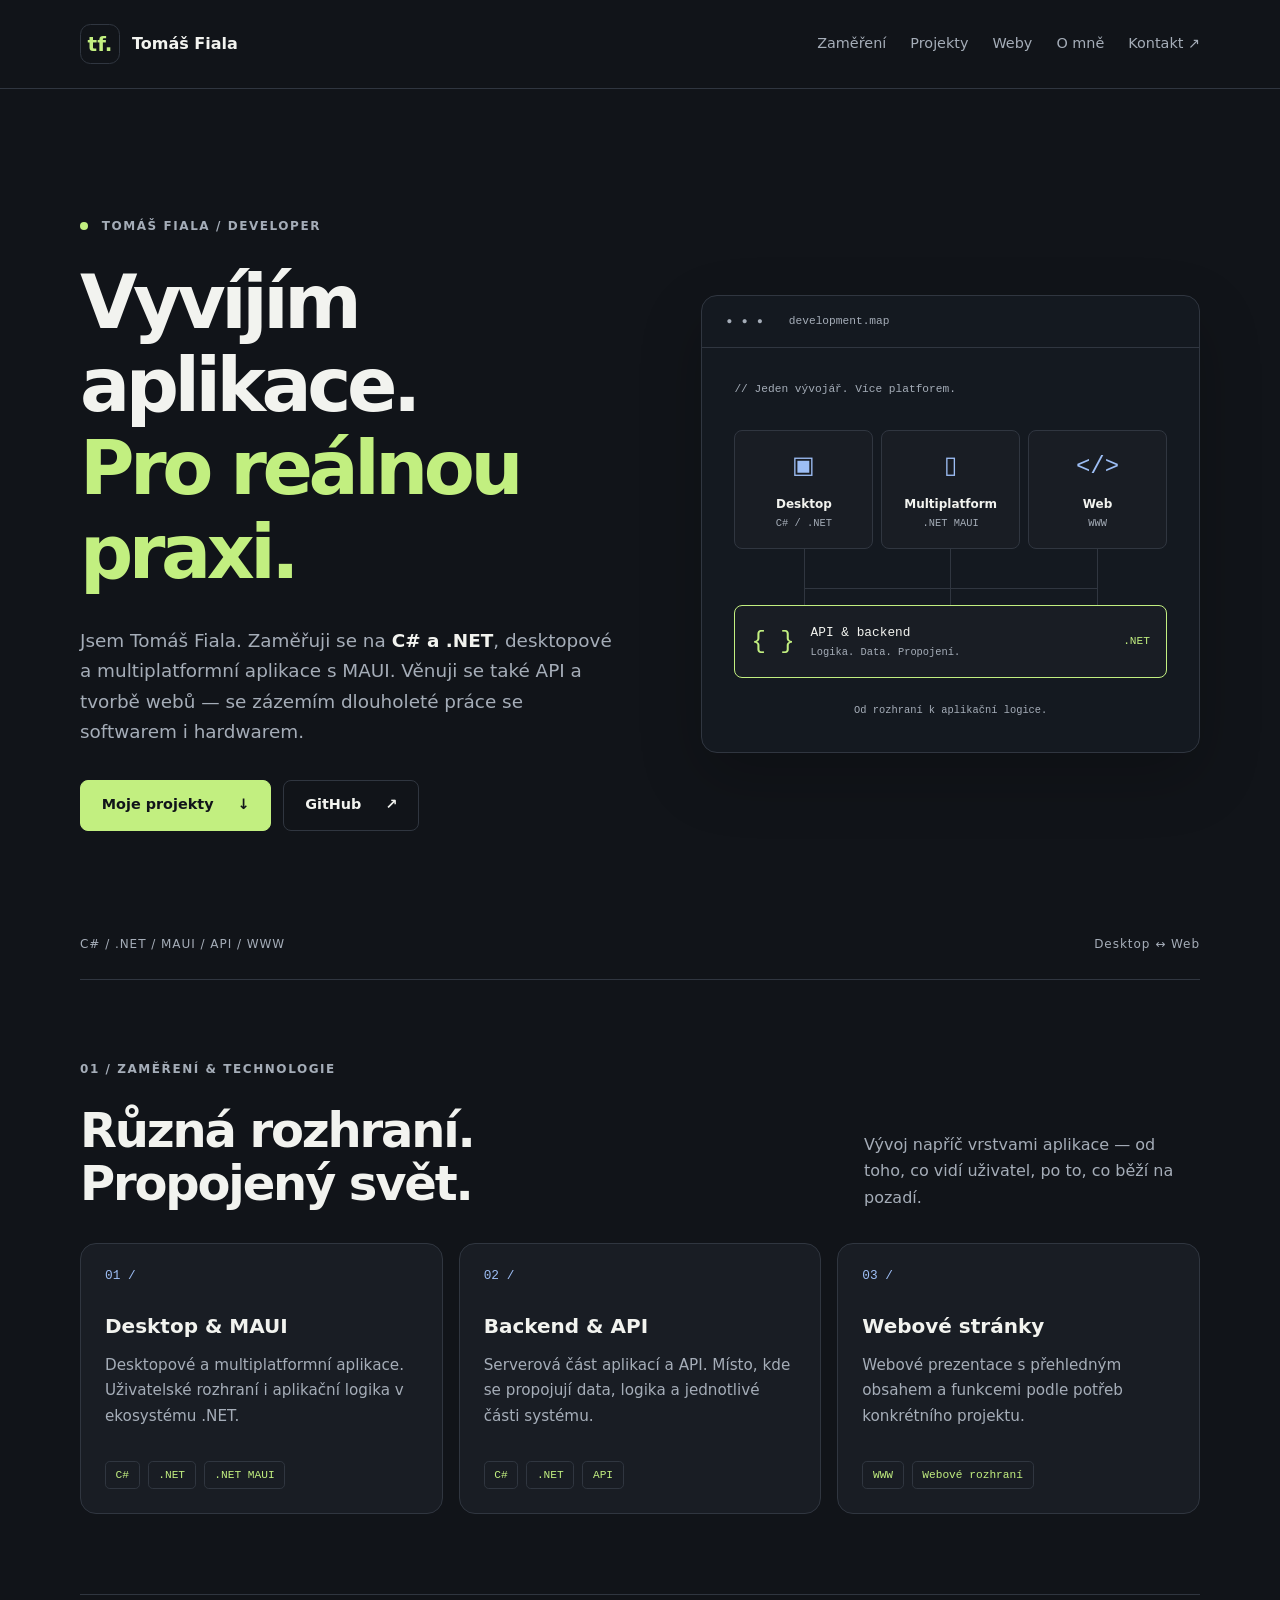
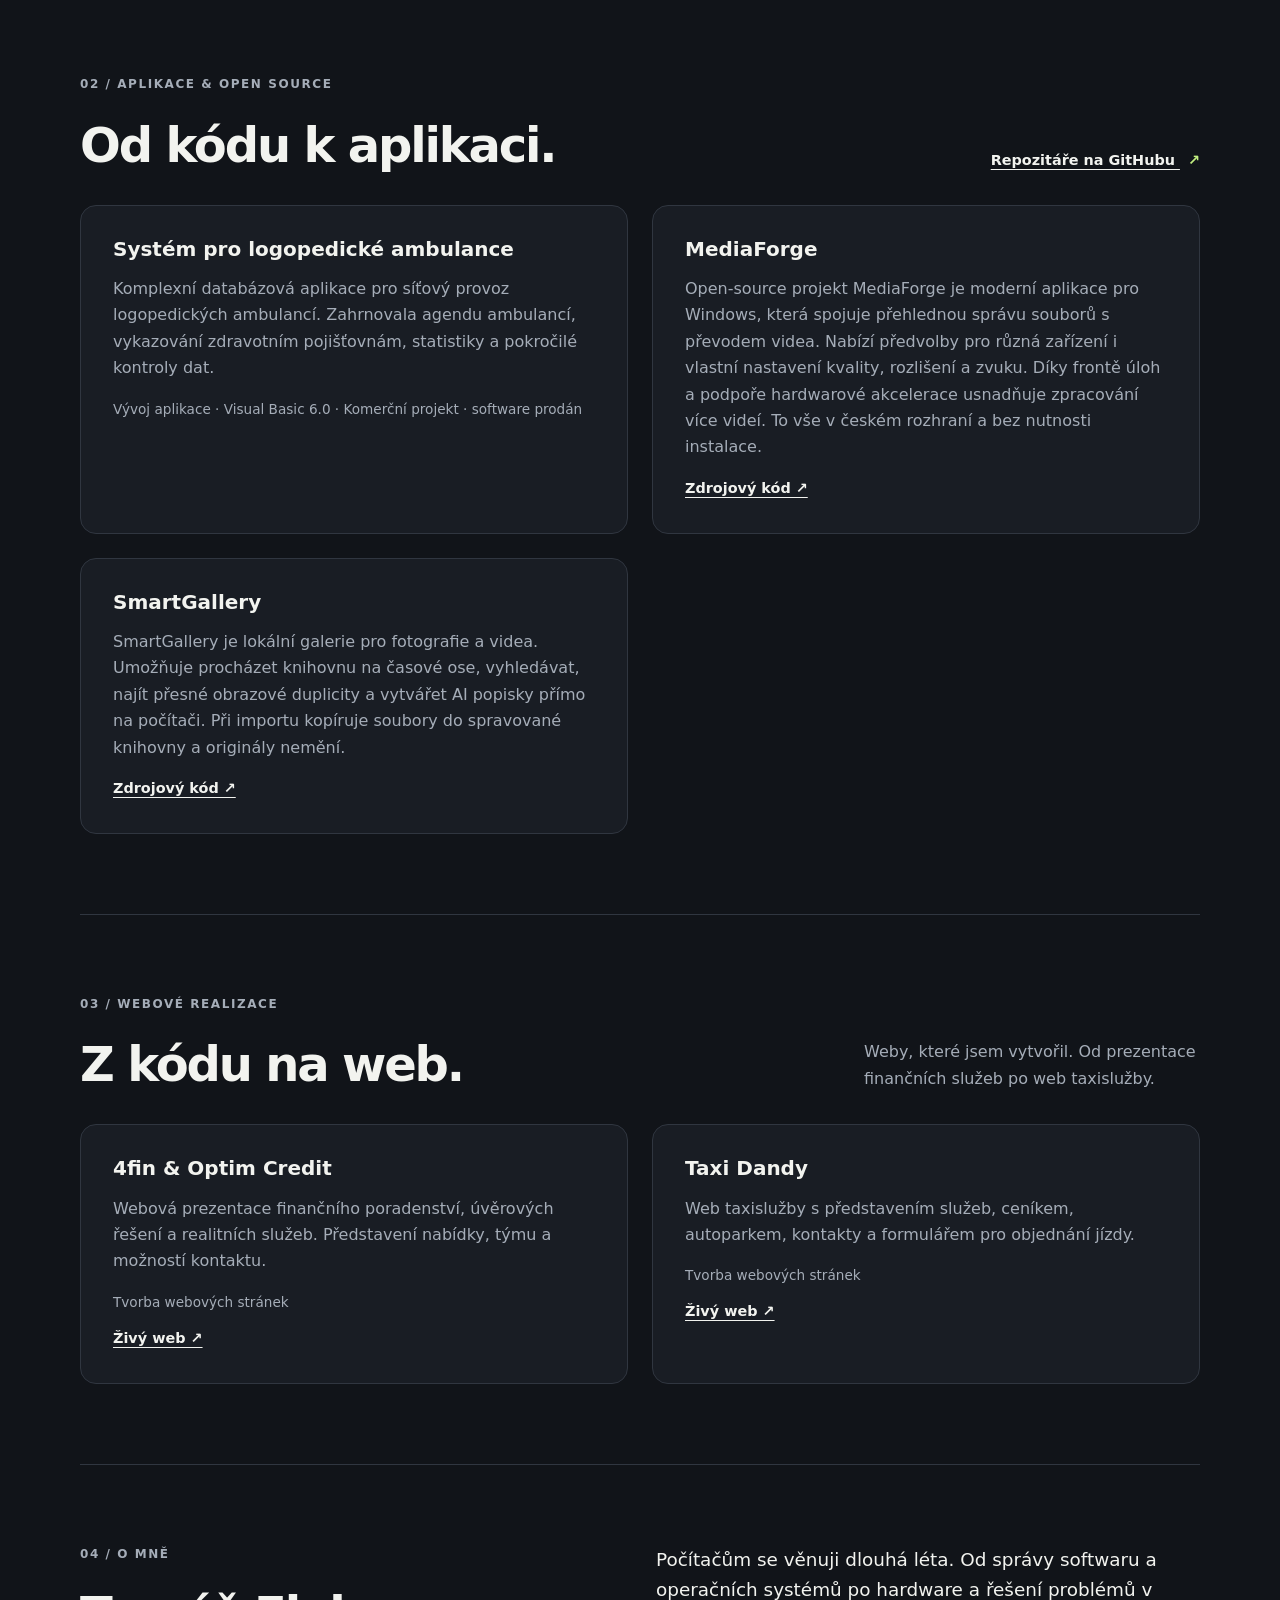
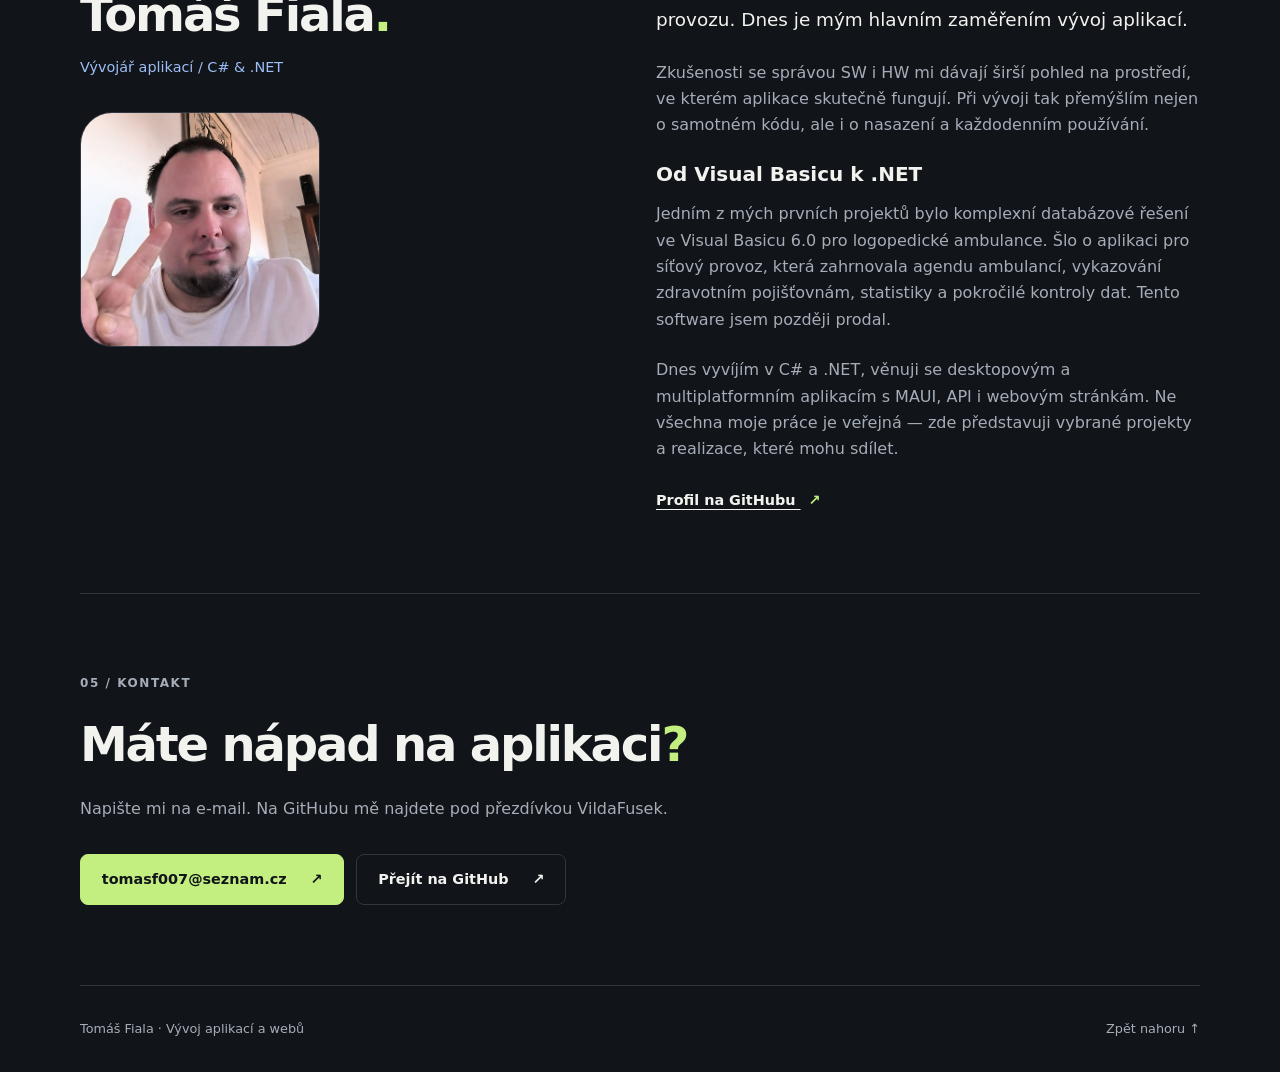
<file: index.html>
<!doctype html>
<html lang="cs">
  <head>
    <meta charset="utf-8">
    <meta name="viewport" content="width=device-width, initial-scale=1">
    <meta name="color-scheme" content="dark">
    <meta name="theme-color" content="#111419">
    <title>Tomáš Fiala — vývoj aplikací v C# a .NET</title>
    <meta name="description" content="Tomáš Fiala — vývoj desktopových a multiplatformních aplikací v C# a .NET, MAUI, API a weby. Dlouholeté zkušenosti se softwarem a hardwarem.">
    <link rel="canonical" href="https://tomasfiala.github.io/">
    <meta property="og:type" content="website">
    <meta property="og:locale" content="cs_CZ">
    <meta property="og:title" content="Tomáš Fiala — vývoj aplikací v C# a .NET">
    <meta property="og:description" content="Od desktopové aplikace po webové rozhraní. C# / .NET, MAUI, API a webový vývoj.">
    <meta property="og:url" content="https://tomasfiala.github.io/">
    <link rel="icon" href="./assets/images/favicon.svg" type="image/svg+xml">
    <link rel="stylesheet" href="./assets/css/styles.css">
    <script type="module" src="./assets/js/main.js"></script>
  </head>
  <body>
    <a class="skip-link" href="#obsah">Přejít k obsahu</a>
    <header class="site-header">
      <div class="container header-inner">
        <a class="brand" href="./" aria-label="Tomáš Fiala — úvod"><span class="brand-mark" aria-hidden="true">tf.</span> Tomáš Fiala</a>
        <nav aria-label="Hlavní navigace">
          <a href="#zamereni">Zaměření</a>
          <a href="#projekty">Projekty</a>
          <a href="#weby">Weby</a>
          <a href="#o-mne">O mně</a>
          <a href="#kontakt">Kontakt <span aria-hidden="true">↗</span></a>
        </nav>
      </div>
    </header>

    <main id="obsah">
      <section class="hero container" aria-labelledby="hero-title">
        <div class="hero-layout">
          <div>
            <p class="eyebrow"><span class="status-dot" aria-hidden="true"></span> Tomáš Fiala / Developer</p>
            <h1 id="hero-title">Vyvíjím aplikace.<br><span>Pro reálnou<br>praxi.</span></h1>
            <p class="hero-description">Jsem Tomáš Fiala. Zaměřuji se na <strong>C# a .NET</strong>, desktopové a multiplatformní aplikace s MAUI. Věnuji se také API a tvorbě webů — se zázemím dlouholeté práce se softwarem i hardwarem.</p>
            <div class="actions">
              <a class="button button-primary" href="#projekty">Moje projekty <span aria-hidden="true">↓</span></a>
              <a class="button button-secondary" href="https://github.com/VildaFusek">GitHub <span aria-hidden="true">↗</span></a>
            </div>
          </div>
          <aside class="dev-panel" aria-label="Přehled vývojářského zaměření">
            <div class="panel-top"><span class="panel-dots" aria-hidden="true">● ● ●</span><span>development.map</span></div>
            <div class="panel-body">
              <p class="code-comment">// Jeden vývojář. Více platforem.</p>
              <div class="platform-row">
                <div class="platform-node"><span aria-hidden="true">▣</span><strong>Desktop</strong><small>C# / .NET</small></div>
                <div class="platform-node"><span aria-hidden="true">▯</span><strong>Multiplatform</strong><small>.NET MAUI</small></div>
                <div class="platform-node"><span aria-hidden="true">&lt;/&gt;</span><strong>Web</strong><small>WWW</small></div>
              </div>
              <div class="connection-lines" aria-hidden="true"><span></span><span></span><span></span></div>
              <div class="api-node"><span class="accent" aria-hidden="true">{ }</span><div><strong>API &amp; backend</strong><small>Logika. Data. Propojení.</small></div><span class="node-label">.NET</span></div>
              <p class="panel-note">Od rozhraní k aplikační logice.</p>
            </div>
          </aside>
        </div>
        <div class="hero-bottom"><span>C# / .NET / MAUI / API / WWW</span><span>Desktop ↔ Web</span></div>
      </section>

      <section class="section container" id="zamereni" aria-labelledby="focus-title">
        <div class="section-heading">
          <div><p class="eyebrow">01 / Zaměření &amp; technologie</p><h2 id="focus-title">Různá rozhraní.<br>Propojený svět.</h2></div>
          <p class="section-description">Vývoj napříč vrstvami aplikace — od toho, co vidí uživatel, po to, co běží na pozadí.</p>
        </div>
        <div class="focus-grid">
          <article class="focus-card"><span class="focus-number" aria-hidden="true">01 /</span><h3>Desktop &amp; MAUI</h3><p>Desktopové a multiplatformní aplikace. Uživatelské rozhraní i aplikační logika v ekosystému .NET.</p><ul class="tech-tags" aria-label="Technologie"><li>C#</li><li>.NET</li><li>.NET MAUI</li></ul></article>
          <article class="focus-card"><span class="focus-number" aria-hidden="true">02 /</span><h3>Backend &amp; API</h3><p>Serverová část aplikací a API. Místo, kde se propojují data, logika a jednotlivé části systému.</p><ul class="tech-tags" aria-label="Technologie"><li>C#</li><li>.NET</li><li>API</li></ul></article>
          <article class="focus-card"><span class="focus-number" aria-hidden="true">03 /</span><h3>Webové stránky</h3><p>Webové prezentace s přehledným obsahem a funkcemi podle potřeb konkrétního projektu.</p><ul class="tech-tags" aria-label="Oblasti"><li>WWW</li><li>Webové rozhraní</li></ul></article>
        </div>
      </section>

      <section class="section container" id="projekty" aria-labelledby="projects-title">
        <div class="section-heading">
          <div><p class="eyebrow">02 / Aplikace &amp; open source</p><h2 id="projects-title">Od kódu k aplikaci.</h2></div>
          <a class="text-link" href="https://github.com/VildaFusek?tab=repositories">Repozitáře na GitHubu <span aria-hidden="true">↗</span></a>
        </div>
        <div class="project-grid" id="software-projects">
          <div class="empty-state"><span class="empty-symbol" aria-hidden="true">&lt;/&gt;</span><h3>Aplikace a zdrojový kód</h3><p>Podrobný přehled projektů se načítá pomocí JavaScriptu. O vývoji systému pro logopedické ambulance si můžete přečíst také <a href="#o-mne">v sekci O mně</a>.</p></div>
        </div>
      </section>

      <section class="section container" id="weby" aria-labelledby="websites-title">
        <div class="section-heading">
          <div><p class="eyebrow">03 / Webové realizace</p><h2 id="websites-title">Z kódu na web.</h2></div>
          <p class="section-description">Weby, které jsem vytvořil. Od prezentace finančních služeb po web taxislužby.</p>
        </div>
        <div class="project-grid" id="website-projects">
          <div class="empty-state"><span class="empty-symbol" aria-hidden="true">www.</span><h3>Moje webové realizace</h3><p>Podrobnosti realizací se načítají pomocí JavaScriptu. Pokud se nezobrazí, zkuste stránku načíst znovu.</p></div>
        </div>
      </section>

      <section class="section container about" id="o-mne" aria-labelledby="about-title">
        <div>
          <p class="eyebrow">04 / O mně</p>
          <h2 id="about-title">Tomáš Fiala<span class="accent">.</span></h2>
          <p class="about-role">Vývojář aplikací / C# &amp; .NET</p>
          <img class="about-photo" src="./assets/images/TF.png" alt="Tomáš Fiala" width="1018" height="997" loading="lazy" decoding="async">
        </div>
        <div class="about-copy">
          <p>Počítačům se věnuji dlouhá léta. Od správy softwaru a operačních systémů po hardware a řešení problémů v provozu. Dnes je mým hlavním zaměřením vývoj aplikací.</p>
          <p>Zkušenosti se správou SW i HW mi dávají širší pohled na prostředí, ve kterém aplikace skutečně fungují. Při vývoji tak přemýšlím nejen o samotném kódu, ale i o nasazení a každodenním používání.</p>
          <h3>Od Visual Basicu k .NET</h3>
          <p>Jedním z mých prvních projektů bylo komplexní databázové řešení ve Visual Basicu 6.0 pro logopedické ambulance. Šlo o aplikaci pro síťový provoz, která zahrnovala agendu ambulancí, vykazování zdravotním pojišťovnám, statistiky a pokročilé kontroly dat. Tento software jsem později prodal.</p>
          <p>Dnes vyvíjím v C# a .NET, věnuji se desktopovým a multiplatformním aplikacím s MAUI, API i webovým stránkám. Ne všechna moje práce je veřejná — zde představuji vybrané projekty a realizace, které mohu sdílet.</p>
          <a class="text-link" href="https://github.com/VildaFusek">Profil na GitHubu <span aria-hidden="true">↗</span></a>
        </div>
      </section>

      <section class="section container contact" id="kontakt" aria-labelledby="contact-title">
        <p class="eyebrow">05 / Kontakt</p>
        <h2 id="contact-title">Máte nápad na aplikaci<span class="accent">?</span></h2>
        <p>Napište mi na e-mail. Na GitHubu mě najdete pod přezdívkou VildaFusek.</p>
        <div class="actions">
          <a class="button button-primary" href="mailto:tomasf007@seznam.cz">tomasf007@seznam.cz <span aria-hidden="true">↗</span></a>
          <a class="button button-secondary" href="https://github.com/VildaFusek">Přejít na GitHub <span aria-hidden="true">↗</span></a>
        </div>
      </section>
    </main>

    <footer class="site-footer container"><span>Tomáš Fiala · Vývoj aplikací a webů</span><a href="#obsah">Zpět nahoru <span aria-hidden="true">↑</span></a></footer>
  </body>
</html>
</file>
<file: assets/css/styles.css>
:root {
  color-scheme: dark;
  --bg: #111419;
  --surface: #191d24;
  --text: #f2f3ef;
  --muted: #a5adb8;
  --accent: #c2ef80;
  --secondary: #9dbef5;
  --panel: #141920;
  --mono: "Cascadia Code", Consolas, monospace;
  --border: #303640;
  --font: system-ui, -apple-system, BlinkMacSystemFont, "Segoe UI", sans-serif;
  --space-1: .5rem;
  --space-2: 1rem;
  --space-3: 1.5rem;
  --space-4: 2rem;
  --space-5: 3rem;
  --space-6: 5rem;
  --radius: 1rem;
}

* { box-sizing: border-box; }
html { scroll-behavior: smooth; scroll-padding-top: 2rem; }
body { margin: 0; background: var(--bg); color: var(--text); font-family: var(--font); line-height: 1.65; }
a { color: inherit; text-underline-offset: .25em; }
a:hover { color: var(--accent); }
a:focus-visible { outline: 3px solid var(--accent); outline-offset: 6px; border-radius: 3px; }
::selection { background: var(--accent); color: var(--bg); }
.container { width: min(1120px, calc(100% - 2.5rem)); margin-inline: auto; }
.skip-link { position: absolute; top: -6rem; left: 1rem; z-index: 10; padding: var(--space-2); background: var(--accent); color: var(--bg); }
.skip-link:focus { top: 1rem; color: var(--bg); }
.site-header { border-bottom: 1px solid var(--border); }
.header-inner { display: flex; flex-wrap: wrap; align-items: center; justify-content: space-between; gap: var(--space-2); padding-block: var(--space-3); }
.brand { display: inline-flex; align-items: center; gap: .75rem; font-weight: 650; text-decoration: none; }
.brand-mark { display: grid; place-items: center; width: 2.5rem; height: 2.5rem; border: 1px solid var(--border); border-radius: .65rem; color: var(--accent); font-size: 1.25rem; }
nav { display: flex; flex-wrap: wrap; gap: var(--space-3); }
nav a { padding-block: .3rem; color: var(--muted); font-size: .9rem; text-decoration: none; }
.hero { padding-top: clamp(4rem, 10vw, 8rem); }
.hero-layout { display: grid; align-items: center; gap: var(--space-5); }
.eyebrow { margin: 0 0 var(--space-3); color: var(--muted); font-size: .75rem; font-weight: 650; letter-spacing: .13em; text-transform: uppercase; }
.status-dot { display: inline-block; width: .5rem; height: .5rem; margin-right: .5rem; border-radius: 50%; background: var(--accent); }
h1, h2, h3, p { overflow-wrap: break-word; }
h1, h2, h3 { line-height: 1.12; }
h1 { margin: 0; font-size: clamp(2.6rem, 6vw, 4.65rem); font-weight: 650; letter-spacing: -.06em; }
h1 span, .accent { color: var(--accent); }
h1 .hero-line { color: var(--text); }
h2 { margin: 0; font-size: clamp(2rem, 4vw, 3rem); font-weight: 600; letter-spacing: -.045em; }
h3 { margin: 0 0 var(--space-2); font-size: 1.25rem; font-weight: 600; }
.hero-description { max-width: 34rem; margin-block: var(--space-4); color: var(--muted); font-size: 1.15rem; }
.hero-description strong { color: var(--text); font-weight: 600; }
.dev-panel { min-width: 0; overflow: hidden; border: 1px solid var(--border); border-radius: var(--radius); background: var(--panel); box-shadow: 0 24px 64px #0003; font-family: var(--mono); }
.panel-top { display: flex; align-items: center; gap: var(--space-3); padding: var(--space-2) var(--space-3); border-bottom: 1px solid var(--border); color: var(--muted); font-size: .7rem; }
.panel-dots { color: var(--muted); font-size: .6rem; letter-spacing: .2em; }
.panel-body { padding: clamp(1rem, 3vw, 2rem); background-image: radial-gradient(var(--border) .6px, transparent .6px); background-size: 16px 16px; }
.code-comment { margin: 0 0 var(--space-4); color: var(--muted); font-size: .7rem; }
.platform-row { display: grid; grid-template-columns: repeat(3, minmax(0, 1fr)); gap: var(--space-1); }
.platform-node { display: flex; flex-direction: column; align-items: center; padding: var(--space-2) .25rem; border: 1px solid var(--border); border-radius: .5rem; background: var(--surface); text-align: center; }
.platform-node > span { color: var(--secondary); font-size: 1.5rem; }
.platform-node strong { margin-top: var(--space-1); font-family: var(--font); font-size: .75rem; font-weight: 600; }
.platform-node small { color: var(--muted); font-size: .65rem; }
.connection-lines { display: grid; grid-template-columns: repeat(3, 1fr); height: 2.5rem; margin-inline: 16%; border-bottom: 1px solid var(--border); }
.connection-lines span { width: 1px; background: var(--border); }
.connection-lines span:nth-child(2) { justify-self: center; height: 3.5rem; }
.connection-lines span:last-child { justify-self: end; }
.api-node { display: flex; align-items: center; gap: var(--space-2); margin-top: 1rem; padding: var(--space-2); border: 1px solid var(--accent); border-radius: .5rem; background: var(--surface); }
.api-node > span:first-child { font-size: 1.5rem; }
.api-node strong { display: block; font-size: .8rem; font-weight: 500; }
.api-node small { display: block; color: var(--muted); font-size: .65rem; }
.node-label { margin-left: auto; color: var(--accent); font-size: .7rem; }
.panel-note { margin: var(--space-3) 0 0; color: var(--muted); font-size: .65rem; text-align: center; }
.focus-grid { display: grid; gap: var(--space-2); }
.focus-card { display: flex; flex-direction: column; padding: var(--space-3); border: 1px solid var(--border); border-radius: var(--radius); background: var(--surface); }
.focus-number { margin-bottom: var(--space-4); color: var(--secondary); font: .8rem var(--mono); }
.focus-card p { margin: 0 0 var(--space-4); color: var(--muted); font-size: .95rem; }
.tech-tags { display: flex; flex-wrap: wrap; gap: var(--space-1); margin: auto 0 0; padding: 0; list-style: none; }
.tech-tags li { padding: .25rem .6rem; border: 1px solid var(--border); border-radius: .3rem; color: var(--accent); font: .7rem/1.65 var(--mono); }
.about-role { color: var(--secondary); font-size: .9rem; }
.actions { display: flex; flex-wrap: wrap; gap: .75rem; }
.button { display: inline-flex; align-items: center; justify-content: center; gap: var(--space-3); min-height: 3rem; padding: .8rem 1.3rem; border: 1px solid var(--border); border-radius: .5rem; font-size: .9rem; font-weight: 650; text-decoration: none; }
.button-primary { background: var(--accent); border-color: var(--accent); color: var(--bg); }
.button-primary:hover { background: #d4f6a4; color: var(--bg); }
.button-secondary:hover { border-color: var(--accent); }
.hero-bottom { display: flex; justify-content: space-between; gap: var(--space-2); margin-top: var(--space-6); padding-block: var(--space-3); border-bottom: 1px solid var(--border); color: var(--muted); font-size: .75rem; letter-spacing: .08em; }
.section { padding-block: var(--space-6); border-bottom: 1px solid var(--border); }
.section-heading { display: flex; flex-direction: column; gap: var(--space-3); margin-bottom: var(--space-4); }
.text-link { font-size: .9rem; font-weight: 600; }
.text-link span { display: inline-block; margin-left: .5rem; color: var(--accent); }
.section-description { max-width: 21rem; margin: 0; color: var(--muted); }
.project-grid { display: grid; gap: var(--space-3); }
.empty-state { grid-column: 1 / -1; padding: clamp(1.5rem, 4vw, 3rem); border: 1px dashed var(--border); border-radius: var(--radius); background: var(--surface); }
.empty-symbol { display: block; margin-bottom: var(--space-3); color: var(--accent); font-family: monospace; font-size: 1.5rem; }
.empty-state p { max-width: 37rem; margin: 0; color: var(--muted); }
.project-card { padding: var(--space-4); border: 1px solid var(--border); border-radius: var(--radius); background: var(--surface); }
.project-card p { color: var(--muted); }
.project-meta { font-size: .85rem; }
.project-links { display: flex; flex-wrap: wrap; gap: var(--space-3); }
.about { display: grid; gap: var(--space-4); }
.about-photo { display: block; width: min(100%, 240px); height: auto; margin-top: var(--space-4); border: 1px solid var(--border); border-radius: calc(var(--radius) * 2); }
.about-copy p { margin: 0 0 var(--space-3); color: var(--muted); }
.about-copy p:first-child { color: var(--text); font-size: 1.15rem; }
.contact p:not(.eyebrow) { margin-block: var(--space-3) var(--space-4); color: var(--muted); }
.site-footer { display: flex; flex-wrap: wrap; justify-content: space-between; gap: var(--space-2); padding-block: var(--space-4); color: var(--muted); font-size: .8rem; }
.site-footer a { text-decoration: none; }
.error-page { min-height: 75vh; display: flex; flex-direction: column; align-items: flex-start; justify-content: center; padding-block: var(--space-6); }
.error-page h1 { font-size: clamp(3rem, 8vw, 5rem); }
.error-page p:not(.eyebrow) { color: var(--muted); margin-bottom: var(--space-4); }

@media (min-width: 700px) {
  .section-heading { flex-direction: row; align-items: flex-end; justify-content: space-between; }
  .project-grid { grid-template-columns: repeat(2, minmax(0, 1fr)); }
  .about { grid-template-columns: 1fr 1fr; }
  .focus-grid { grid-template-columns: repeat(3, minmax(0, 1fr)); }
}
@media (min-width: 960px) {
  .hero-layout { grid-template-columns: 1.15fr 1fr; gap: var(--space-5); }
}
@media (max-width: 420px) {
  nav { width: 100%; justify-content: space-between; gap: var(--space-1); }
}
@media (prefers-reduced-motion: reduce) {
  html { scroll-behavior: auto; }
}
</file>
